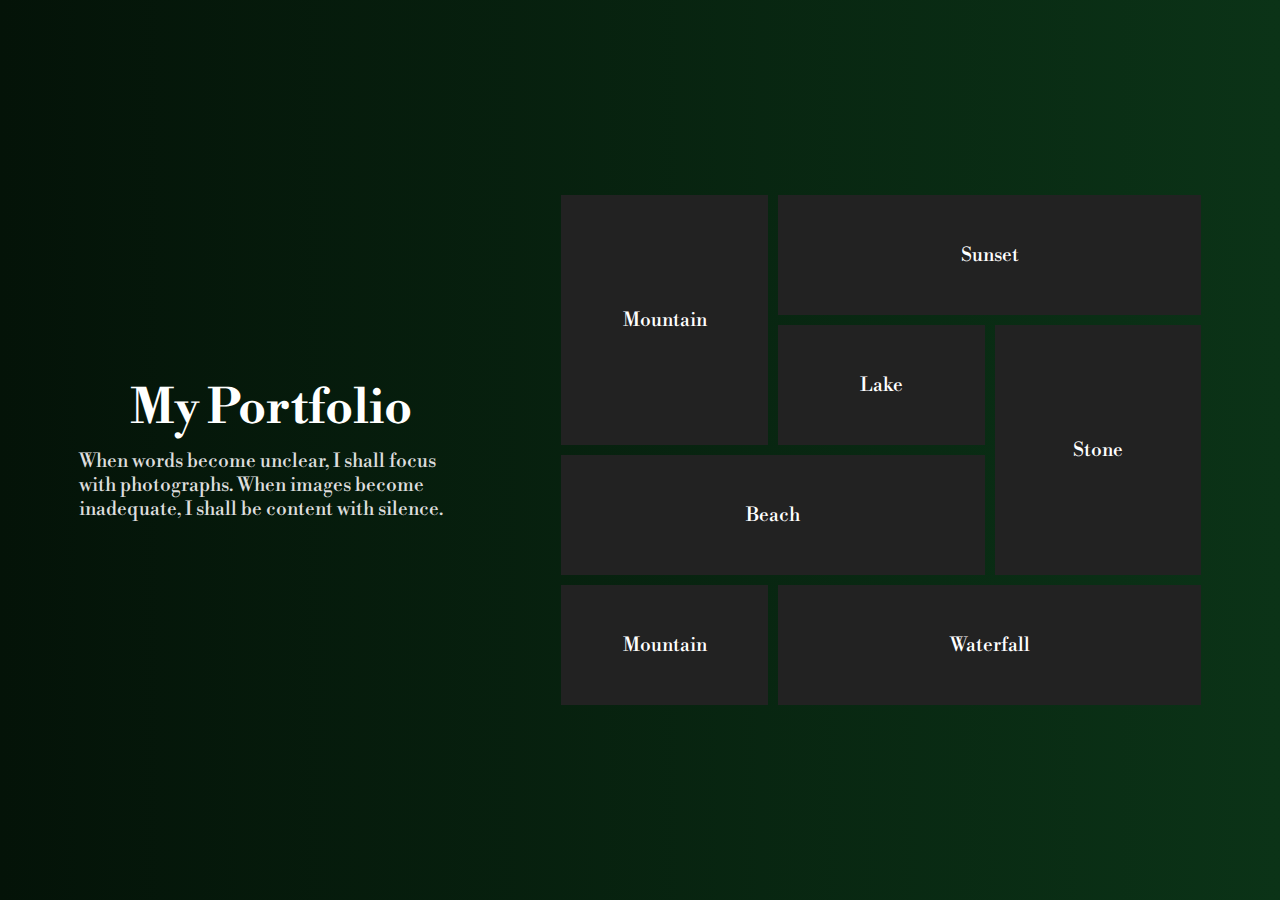
<file: Projects/Grid Portfolio/index.html>
<!DOCTYPE html>
<html lang="en">
<head>
    <meta charset="UTF-8">
    <meta http-equiv="X-UA-Compatible" content="IE=edge">
    <meta name="viewport" content="width=device-width, initial-scale=1.0">
    <title>Document</title>

    <link rel="stylesheet" href="portfolio.css">

</head>
<body>
    <div class="container">
        <div class="left-text">
            <h2 class="heading">My Portfolio</h2>
            <p class="subheading">When words become unclear, I shall focus with photographs. When images become inadequate, I shall be content with silence.</p>
        </div>

        <div class="gallery">
            <div class="box row-2" id="box-1" style="background-image: url(https://images.unsplash.com/photo-1470071459604-3b5ec3a7fe05?ixlib=rb-4.0.3&ixid=MnwxMjA3fDB8MHxwaG90by1wYWdlfHx8fGVufDB8fHx8&auto=format&fit=crop&w=974&q=80);">Mountain</div>
            <div class="box col-2" style="background-image: url(https://images.unsplash.com/photo-1470252649378-9c29740c9fa8?ixlib=rb-4.0.3&ixid=MnwxMjA3fDB8MHxwaG90by1wYWdlfHx8fGVufDB8fHx8&auto=format&fit=crop&w=870&q=80);">Sunset</div>
            <div class="box" style="background-image: url(https://images.unsplash.com/photo-1552083375-1447ce886485?ixlib=rb-4.0.3&ixid=MnwxMjA3fDB8MHxwaG90by1wYWdlfHx8fGVufDB8fHx8&auto=format&fit=crop&w=870&q=80);">Lake</div>
            <div class="box row-2" style="background-image: url(https://images.unsplash.com/photo-1458501534264-7d326fa0ca04?ixlib=rb-4.0.3&ixid=MnwxMjA3fDB8MHxwaG90by1wYWdlfHx8fGVufDB8fHx8&auto=format&fit=crop&w=870&q=80);">Stone</div>
            <div class="box col-2" style="background-image: url(https://images.unsplash.com/photo-1533371452382-d45a9da51ad9?ixlib=rb-4.0.3&ixid=MnwxMjA3fDB8MHxwaG90by1wYWdlfHx8fGVufDB8fHx8&auto=format&fit=crop&w=873&q=80);">Beach</div>
            <div class="box" style="background-image: url(https://images.unsplash.com/photo-1508739773434-c26b3d09e071?ixlib=rb-4.0.3&ixid=MnwxMjA3fDB8MHxwaG90by1wYWdlfHx8fGVufDB8fHx8&auto=format&fit=crop&w=870&q=80);">Mountain</div>
            <div class="box col-2" style="background-image: url(https://images.unsplash.com/photo-1476988552461-c1cb135cd48b?ixlib=rb-4.0.3&ixid=MnwxMjA3fDB8MHxwaG90by1wYWdlfHx8fGVufDB8fHx8&auto=format&fit=crop&w=870&q=80);">Waterfall</div>
        </div>
    </div>
</body>
</html>
</file>
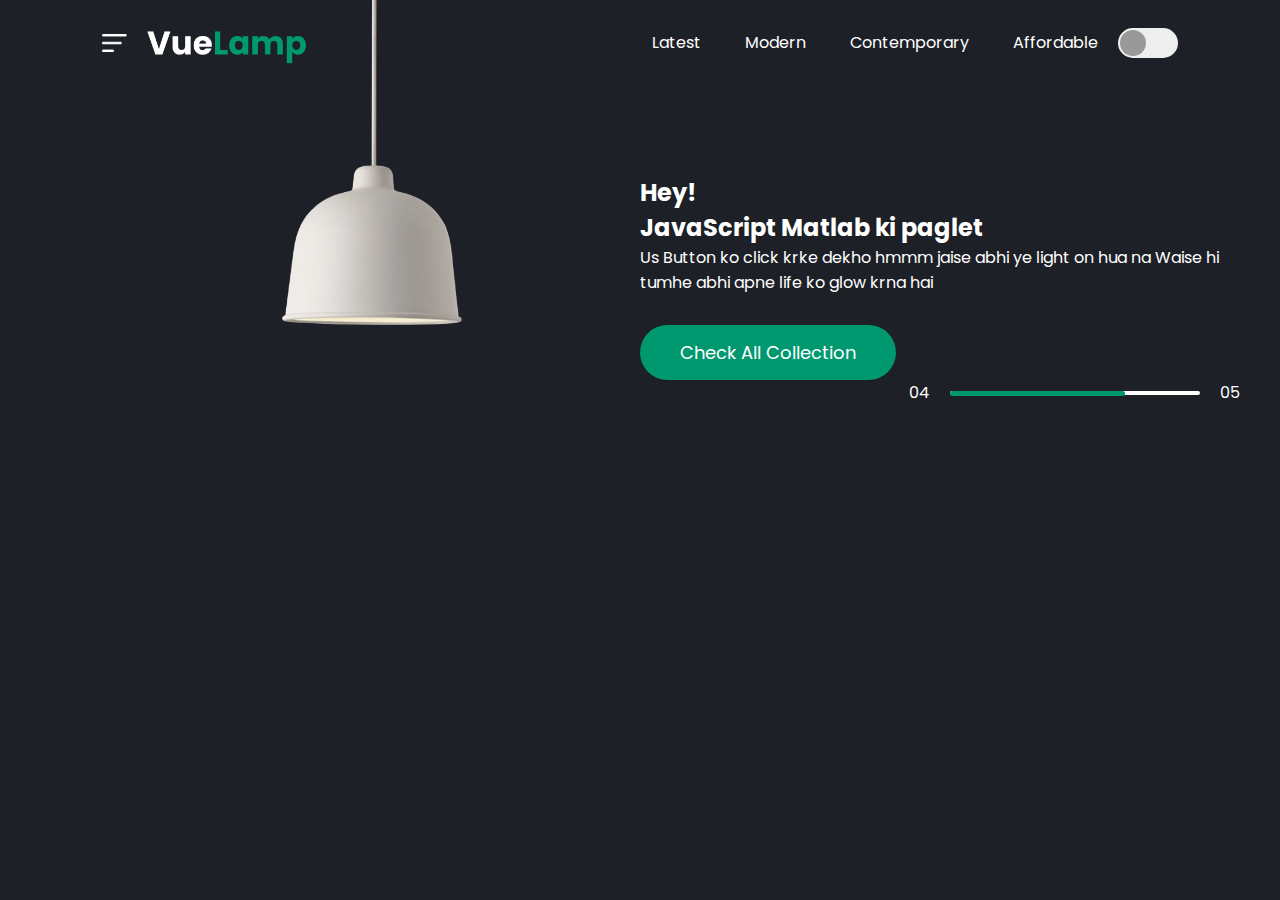
<file: Projects/Light/index.html>
<!DOCTYPE html>
<html lang="en">

<head>
    <meta charset="UTF-8">
    <meta http-equiv="X-UA-Compatible" content="IE=edge">
    <meta name="viewport" content="width=device-width, initial-scale=1.0">
    <title>Light Up your Life</title>
</head>
<link rel="stylesheet" href="light.css">

<body>
    <div class="hero">
        <!-- ___________navbar_____________________ -->
        <nav>
            <img src="images/menu.png" alt="menu" class="menu-img">
            <img src="images/logo.png" alt="menu" class="logo">

            <ul class="ull">
                <li class="lis"><a href="#">Latest</a></li>
                <li class="lis "><a href="#">Modern</a></li>
                <li class="lis "><a href="#">Contemporary</a></li>
                <li class="lis"><a href="#">Affordable</a></li>
            </ul>
            <button type="button" onclick="toggleBtn()" id="btn"><span></span></button>
        </nav>

        <!-- ___________lamp_____________________- -->
        <div class="lamp-container">
            <img src="images/lamp.png" alt="lampimage" class="lamp">
            <img src="images/light.png" alt="lightimage" class="light" id="lightt">
        </div>

        <!-- text contaienr _____________________________-->
        <div class="text-container">
            <h2>
                Hey!<br> JavaScript Matlab ki paglet
            </h2>
            <p>
                Us Button ko click krke dekho hmmm jaise abhi ye light on hua na Waise hi tumhe abhi apne life ko glow krna hai
                <!-- This is the first lamp from our company. we're making a huge collection of modrn Lamps in all categories
                from home use to office use. -->
            </p>
            <a href="#">Check All Collection</a>

            <div class="control">
                <p>04</p>
                <div class="line"><span>

                    </span></div>
                <p>05</p>
            </div>
        </div>
    </div>



    <script>

        var btn = document.getElementById("btn");
        var lightt = document.getElementById("lightt");

        function toggleBtn() {
            btn.classList.toggle("active");
            lightt.classList.toggle("on");

        }
    </script>
</body>

</html>
</file>
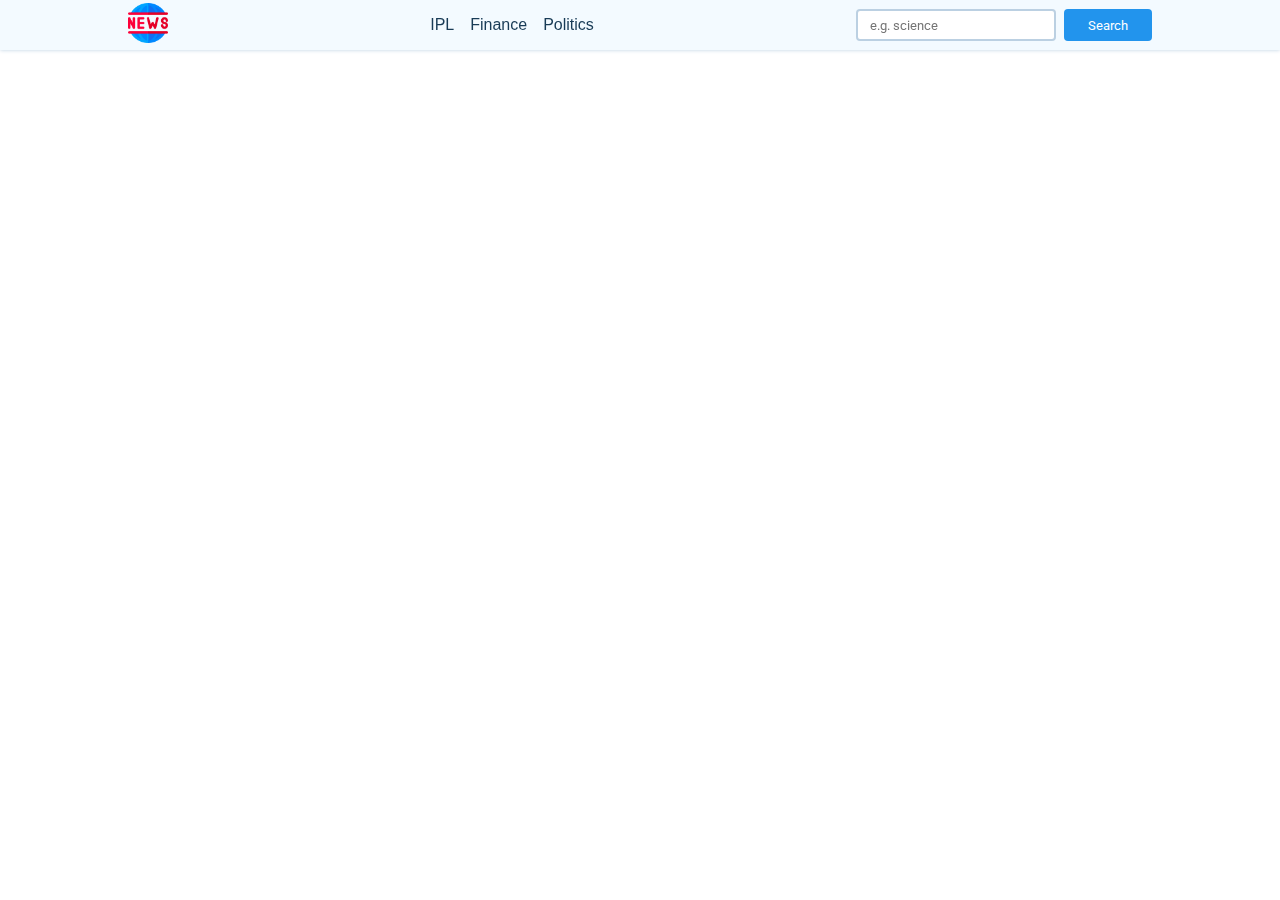
<file: Projects/News/index.html>
<!DOCTYPE html>
<html lang="en">

<head>
    <meta charset="UTF-8">
    <meta http-equiv="X-UA-Compatible" content="IE=edge">
    <meta name="viewport" content="width=device-width, initial-scale=1.0">
    <title>News App</title>
    <link rel="stylesheet" href="style.css">
</head>

<body>
    <nav>
        <div class="main-nav container flex">
            <a href="#" class="company-logo">
                <img src="./imagess/logo.png" alt="logo" onclick="reload()">
            </a>
            <div class="nav-links">
                <ul class="flex">
                    <li class="hover-link nav-item" id="ipl" onclick="onNavItemClick('ipl')">IPL</li>
                    <li class="hover-link nav-item" id="finance" onclick="onNavItemClick('finance')">Finance</li>
                    <li class="hover-link nav-item" id="politics" onclick="onNavItemClick('politics')">Politics</li>
                </ul>
            </div>
            <div class="search-bar flex">
                <input type="text" class="news-input" placeholder="e.g. science" id="search-text">
                <button class="search-button" id="search-button">Search</button>
            </div>
        </div>
    </nav>

    <main>
        <div class="card-container container flex" id="cards-container">
               
        </div>

    </main>

    <template id="template-news-card">
        <div class="card">
            <div class="card-header">
                <img src="https://via.placeholder.com/400x200" alt="news-image" id="news-img">
            </div>
            <div class="card-content">
                <h3 id="news-title">This is the Title</h3>
                <h6 class="news-source" id="news-source">End Gadget 26/08/2023</h6>
                <p class="news-desc" id="news-desc">Lorem ipsum dolor sit amet consectetur adipisicing elit. Voluptatibus laborum nostrum doloribus eligendi fuga tempora rem culpa blanditiis cupiditate accusantium?</p>
            </div>
        </div>
    </template>


    <script src="script.js"></script>
</body>

</html>
</file>
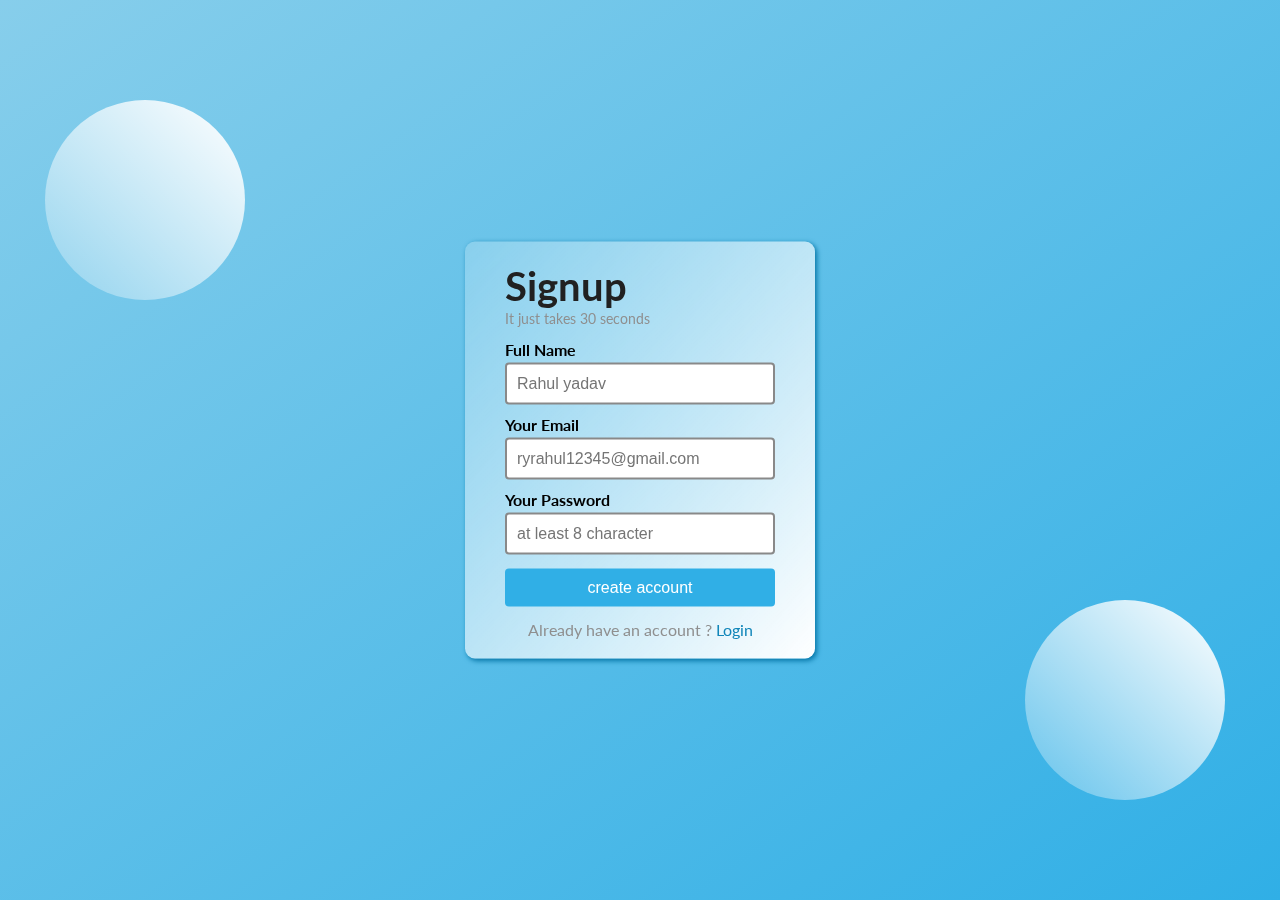
<file: Projects/SignUpPage/index.html>
<!DOCTYPE html>
<html lang="en">

<head>
    <meta charset="UTF-8">
    <meta http-equiv="X-UA-Compatible" content="IE=edge">
    <meta name="viewport" content="width=device-width, initial-scale=1.0">
    <title>Sign Up</title>
    <link rel="stylesheet" href="style.css">
</head>

<body>

    <div class="outer-box">

        <div class="inner-box">

            <header class="signup-header">
                <h1>Signup</h1>
                <p>It just takes 30 seconds</p>
            </header>

            <main class="signup-body">
                <form action="#">
                    <p>
                        <label for="fullname">Full Name</label>
                        <input type="text" id="fullname" placeholder="Rahul yadav" required>
                    </p>

                    <p>
                        <label for="email">Your Email</label>
                        <input type="email" id="email" placeholder="ryrahul12345@gmail.com" required>
                    </p>

                    <p>
                        <label for="password">Your Password</label>
                        <input type="password" id="password" placeholder="at least 8 character" required>
                    </p>

                    <p>
                        <input type="submit" id="submit" value="create account">
                    </p>
                </form>
            </main>

            <footer class="signup-footer">
                <p>Already have an account ? <a href="#">Login</a></p>
            </footer>

        </div>
        <div class="circle c1"></div>
        <div class="circle c2"></div>
    </div>
</body>

</html>
</file>
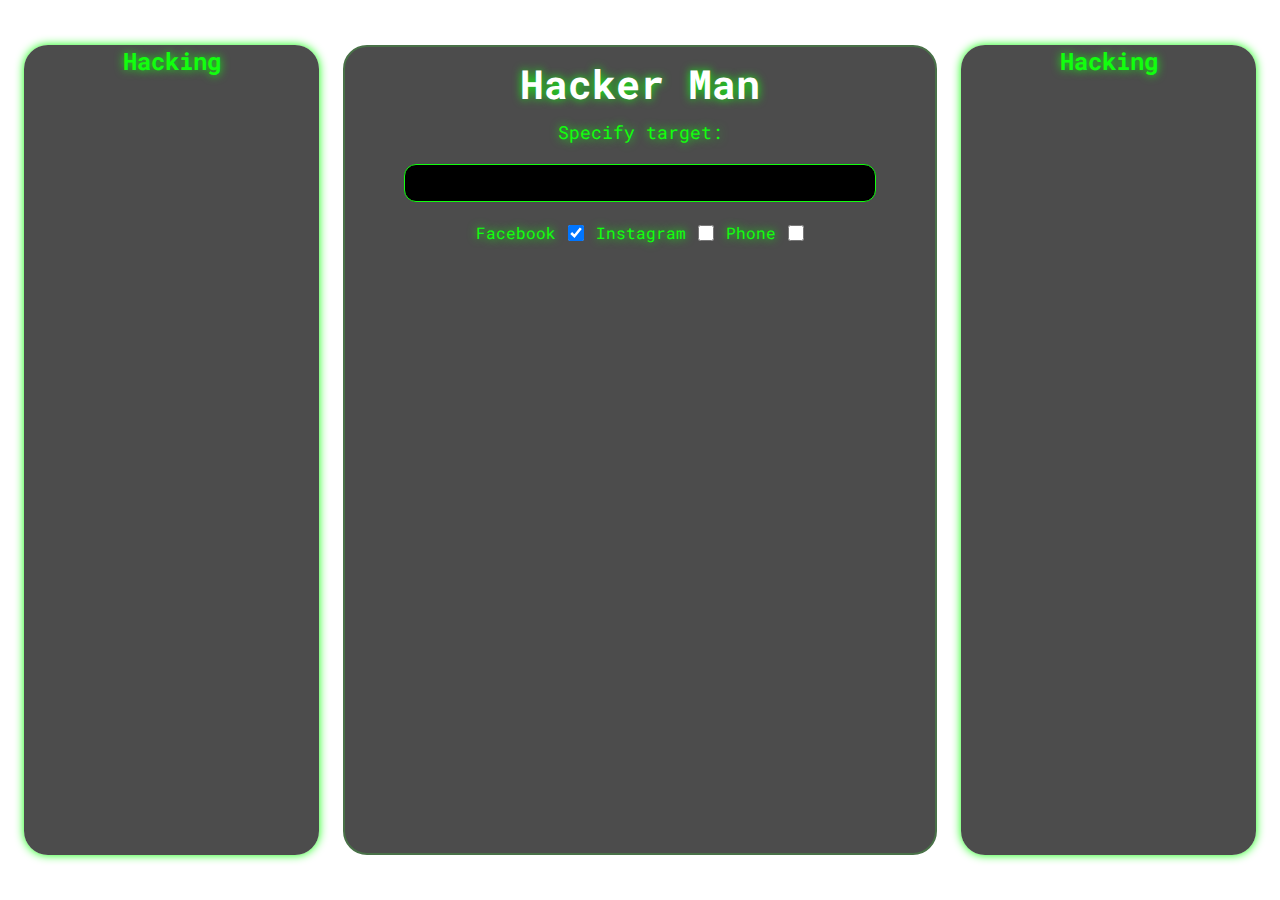
<file: Projects/games/hacker.html>
<!DOCTYPE html>
<html lang="en">

<head>
    <meta charset="UTF-8">
    <meta name="viewport" content="width=device-width, initial-scale=1.0">
    <title>Document</title>
</head>

<style>
    @import url('https://fonts.googleapis.com/css2?family=Roboto+Mono:wght@200;400&display=swap');

    * {
        margin: 0;
        padding: 0;
        box-sizing: border-box;
        font-family: 'Roboto Mono', monospace;
        text-shadow: 0 0 10px #12ff0e;
        color: #12ff0e;

    }

    .header {
        height: 100px;
        background-color: orange;
    }

    .container {
        height: 100vh;
        width: 100vw;
        background: url("https://images.unsplash.com/photo-1526374965328-7f61d4dc18c5?ixlib=rb-4.0.3&ixid=M3wxMjA3fDB8MHxwaG90by1wYWdlfHx8fGVufDB8fHx8fA%3D%3D&auto=format&fit=crop&w=2670&q=80");
        background-size: cover;
        background-repeat: no-repeat;
        color: green;
        display: flex;

        align-items: center;
        position: relative;
        justify-content: space-around;
    }

    .innerContainer {
        display: flex;
        height: 90vh;
        width: 100vw;
        justify-content: space-evenly;
        padding: 0 24px;
        gap: 24px;
    }

    .box {
        height: 100%;
        width: 100px;
        flex: 1;
        border-radius: 24px;
    }

    .left {
        background-color: rgba(0, 0, 0, 0.7);
        flex: 1;
        box-shadow: 0 0 10px #12ff0e;
    }

    .right {
        background-color: rgba(0, 0, 0, 0.7);
        flex: 1;
        box-shadow: 0 0 10px #12ff0e;
    }

    .mid {
        background-color: rgba(0, 0, 0, 0.7);
        border: #497148 2px solid;
        flex: 2;
    }

    .heading {
        color: white;
        text-align: center;
        margin: 10px;
        font-size: 40px;
    }

    .mid input {
        width: 80%;
        height: 10px;
        border-radius: 5px;
        padding: 10px;
    }

    .cont {
        display: flex;
        flex-direction: column;
        align-items: center;
        justify-content: center;
        gap: 20px;
    }

    .cont input {
        background: black;
        color: red;
        text-shadow: none;

        &:focus {
            outline: none;
        }
    }

    #hacked_dis {
        font-size: 18px;
    }

    .check {
        display: flex;
        align-items: center;
        justify-content: center;
        gap: 12px;
    }

    .check input {
        cursor: pointer;
        width: 16px;
        height: 16px;
        background-color: #497148;
    }

    .cont p {
        font-size: 18px;
    }

    #fetch_Name {
        background: black;
        color: red;
        text-shadow: none;
        border: 1px solid #12ff0e;
        padding: 18px 12px;
        border-radius: 12px;

        &:focus {
            outline: none;
        }
    }

    .bit {
        display: flex;
        height: 80%;
        margin: 32px auto;
        max-width: 200px;
        word-wrap: break-word;
        overflow: hidden;
        padding: 4px;
    }

    .box_title {
        text-align: center;
        font-size: 24px;
    }

    /* media query for mobile */
    @media (max-width: 768px) {
        body {
            overflow-x: hidden;
            background-color: black;
        }

        .container {
            flex-direction: column;
            background: none;
        }

        .innerContainer {
            flex-direction: column;
        }

        .box {
            width: 100%;
        }

        .bit {
            max-width: 100%;
            margin: 12px auto;
            margin-bottom: 0;
            padding: 12px;
        }

        .left {
            max-height: 40vh;
        }

        .right {
            margin-top: 24px;
            display: none;
        }

        .mid {
            margin-bottom: 24px;
            height: 100%;
        }

        #hacked_dis {
            font-size: 16px;
            margin-bottom: 8px;
            margin-left: 8px;
        }
    }
</style>

<body>

    <!-- header -->
    <!-- <div class="header"></div> -->

    <div class="container">
        <div class="innerContainer">

            <div class="box left">
                <h4 class="box_title">Hacking</h4>
                <div class="bit" id="bits1"></div>
            </div>

            <!-- ____middle box_____ -->
            <div class="box mid">
                <h2 class="heading">Hacker Man</h2>

                <div class="cont">

                    <p>Specify target:</p>
                    <input id="fetch_Name" type="text">

                    <!-- check box -->
                    <div class="check">
                        <label>Facebook</label>
                        <input type="checkbox" checked="checked">

                        <label>Instagram</label>
                        <input type="checkbox">

                        <label>Phone</label>
                        <input type="checkbox">
                    </div>
                    <br>
                    <p id="hacked_dis">
                    </p>
                </div>

            </div>
            <!-- right box -->
            <div class="box right">
                <h4 class="box_title">Hacking</h4>
                <div class="bit" id="bits2">
                </div>
            </div>
        </div>
    </div>



    <script>
        let name = document.getElementById("fetch_Name");
        let bits = document.getElementsByClassName("bits");


        name.addEventListener("keyup", function (e) {
            if (e.which == 13) {
                //console.log(e.target.value);

                // run infinite text loop in bits div
                let leftCtn = document.getElementById("bits1");
                let rightCtn = document.getElementById("bits2");

                // infinite loop of text 0 and 1

                setInterval(() => {
                    // generate random number string of 0 and 1 of length 100
                    let str = "";

                    for (let i = 0; i < 500; i++) {
                        str += Math.round(Math.random());
                    }

                    // after every one word add space
                    str = str.split("").join(" ");

                    leftCtn.innerHTML = str;

                    // reverse the string
                    let b = str.split("").reverse().join("");
                    rightCtn.innerHTML = b;

                }, 100);



                let a = ["Initializing Hack tool...",
                    "Connecting to Facebook...",
                    "Connecting to server 1...",
                    "Connection failed. Retrying...",
                    "Connecting to server 2...",
                    "Connected Successfully...",
                    "Username Fetching Failed...",
                    "Trying Brute Force...",
                    "200K passwords tried...",
                    "Match not found...",
                    "Another 200K passwords tried...",
                    "Match found...",
                    "Accessing account...",
                    `${e.target.value} Account hacked successfully...`,
                ];



                const sleep = async (seconds) => {
                    return new Promise((resolve, reject) => {
                        setTimeout(() => {
                            resolve(true);
                        }, seconds * 1000);
                    });
                };



                const showHack = async (message) => {
                    await sleep(2);
                    hacked_dis.innerHTML += message + "<br>";
                }

                (async () => {
                    for (let i = 0; i < a.length; i++) {
                        await showHack(a[i]);
                    }
                })();
            }
        });

    </script>
</body>

</html>
</file>
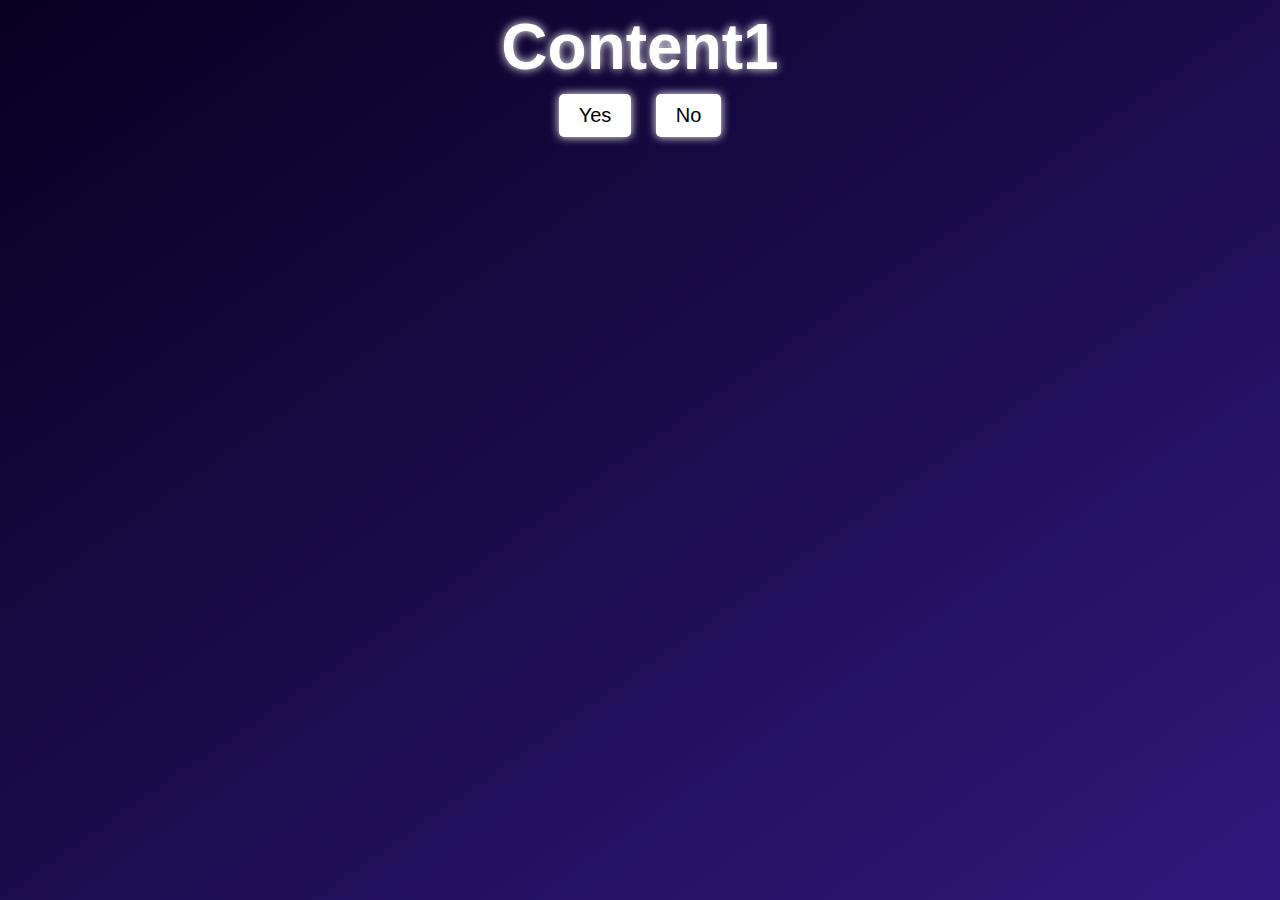
<file: Projects/games/NonClikable.html>
<!DOCTYPE html>
<html lang="en">

<head>
    <meta charset="UTF-8" />
    <meta name="viewport" content="width=device-width, initial-scale=1.0" />
    <title>Document</title>
    <style>
        * {
            margin: 0;
            padding: 0;
            box-sizing: border-box;
            font-family: "Poppins", sans-serif;
        }

        .container {
            width: 100%;
            height: 100vh;
            text-align: center;

            background: linear-gradient(to bottom right, #08001f, #30197d);
        }

        h1 {
            padding-top: 10px;
            font-size: 64px;
            color: #fff;
            text-shadow: 0 0 10px #fff;
        }

        .btn {

            padding: 10px 20px;
            border: none;
            border-radius: 5px;
            font-size: 20px;
            cursor: pointer;
            background: #fff;
            color: #000;
            margin: 10px;
            box-shadow: 0 0 10px #fff;
        }

        .alert {


            font-size: 32px;
            color: #fff;
            text-shadow: 0 0 6px #fff;
            margin: auto;
            position: absolute;
            bottom: 100px;
            left: 50%;
            transform: translateX(-50%);
            display: none;
        }
    </style>
</head>

<body>
    <div class="container">
        <div class="smallcontainer">
            <h1>Content1</h1>
            <button class="btn" id="yes">Yes</button>
            <button class="btn" id="no">No</button>
            <div class="alert" id="message">
                <h2>Content2</h2>
            </div>
        </div>
    </div>

    <script>
        let yes = document.getElementById("yes");
        let no = document.getElementById("no");
        let message = document.getElementById("message");
        let flag = false;

        yes.addEventListener("click", function () {
            message.style.display = "block";
            flag = true;
        });

        no.addEventListener("mouseover", () => {
            no.style.position = "absolute";
            no.style.top = Math.random() * 64 + "vh";
            no.style.left = Math.random() * 64 + "vw";
            if (flag) {
                message.style.display = "none";
            }
        });

        message.addEventListener("click", function () {
            message.style.display = "none";
        });

    </script>
</body>

</html>
</file>
<file: Projects/Grid Portfolio/portfolio.css>
@import url('https://fonts.googleapis.com/css2?family=Baloo+Bhaijaan+2&family=Lato:wght@400;700&family=Libre+Bodoni:wght@400;700&family=Poppins:wght@400;700&family=Roboto:wght@400;700&family=Source+Sans+Pro:wght@300&display=swap');
*{
    margin: 0;
    padding: 0;
    box-sizing: border-box;
    
}

body{
    font-family: 'Libre Bodoni', serif;
    font-size: 1.2rem;
    /* color: aliceblue; */
}

.container{
    display: flex;
    min-height: 100vh;
    /* flex-direction: column; */
    justify-content: space-evenly;
    align-items: center;
    gap: 20px;
    background:linear-gradient(to right,#041308 ,#0b3317) ;
}

.left-text{
    flex-basis: 30%;
}

.gallery{
    flex-basis: 50%;
    display: grid;
    gap: 10px;
    grid-template-columns: repeat(3,1fr);
    /* grid auto rows se har ek rows ko ek fix height mil jati hai */
    grid-auto-rows: 120px;
}

.heading{
    font-size: 3rem;
    color: white;
    text-align: center;
}

.subheading{
    color: #ddd;
    margin-top: 10px;
    text-align:start;
}
.box{
    background-size: cover;
    background-position: top;
    color: white;
    display: flex;
    justify-content: center;
    align-items: center;
    background-color: #222;
    background-blend-mode: hard-light;
    transition: all 1s ease-in-out;
}

.box:hover{
    background-color:#999 ;
    background-position: center;
    box-shadow: 1px 1px 5px #fff;
    cursor: pointer;
}

/* #box-1{
    /* box-1 ek bar me 2 column lega */
    /* grid-column: span 2; */

/* } */ 

.row-2{
    grid-row: span 2;
}

.col-2{
    grid-column: span 2;
    
}

/*  media quary for width <=  1024px */
@media screen and (max-width: 1024px) {
    .container{
        flex-direction: column;
        padding-block: 20px;
    }
     .gallery{
        width: 100%;
        padding: inline 12px;
        grid-auto-rows: 220px;
     }
    .box{
        grid-row: span 1;
        grid-column: span 3 ;
        flex-direction: column;
    }
}
</file>
<file: Projects/Light/light.css>
@import url('https://fonts.googleapis.com/css2?family=Baloo+Bhaijaan+2&family=Lato:wght@400;700&family=Libre+Bodoni:wght@400;700&family=Poppins:wght@400;700&family=Roboto:wght@400;700&family=Source+Sans+Pro:wght@300&display=swap');

*{
    margin: 0;
    padding: 0;
    box-sizing: border-box;
    font-family: 'poppins', sans-serif;
}

.hero{
    /* border: 2px solid red; */
    background: #1d2026;
    /* background:black; */
    min-height: 100vh;
    width: 100%;
    color: #fff;
    position: relative;

}

nav{
    /* border: 2px solid rgb(0, 174, 255); */
    display:flex;
    align-items: center;
    padding: 20px 8%;

}
.menu-img{
    width: 25px;
    margin-right: 20px;
    cursor: pointer;
}

.logo{
    width: 160px;
    cursor: pointer;
}

ul{
    list-style: none;
    text-align: right;
    flex:1;

}

li{
   display: inline-block;
   list-style-type:none;
   margin:0 20px;
}
li a:hover{
    color: #00986f;
}

nav ul li a{
    text-decoration: none;
    color: #fff;
}

button{
    background: #efefef;
    height: 30px;
    width: 60px;
    border-radius: 20px;
    border: 0;
    outline: 0;
    cursor: pointer;
    transition: button 0.5s ;
}
button span{
    display: block;
    background-color: #999;
    height: 26px;
    width: 26px;
    border-radius: 50%;
    margin-left: 2px;
    transition: button 0.5s ,margin-left 0.5s;
}

.lamp-container{
    /* border: 2px solid green; */
    position: absolute;
    top:-20px;
    left:22%;
    width: 200px;

}
.lamp{
    width:180px;
}
.light{
    position: absolute;
    top: 97%;
    left:41%;
    transform: translatex(-50%);
    width: 700px;
    opacity: -1;
    transition: opacity 0.5s;
}

.text-container{
    /* border: 2px solid rgb(255, 255, 0); */
    max-width: 600px;
    margin-top: 7%;
    margin-left: 50%;
    
}

.text-container h1{
    /* border: 2px solid rgb(78, 131, 55); */
    font-size: 80px;
    font-weight: 400;

}

.text-container a{
    /* border: 2px solid rgb(255, 255, 0); */
    text-decoration: none;
    background: #00986f;
    padding: 14px 40px;
    display: inline-block;
    color: #fff;
    font-size: 18px;
    margin-top:30px;
    border-radius: 30px;



}
.text-container a:hover{
    background: #fff;
    color: #00986f;
    
}   

.control{
    /* border: 2px solid blueviolet; */
    display: flex;
    align-items: center;
    justify-content: flex-end;
}

.line{
    /* border: 2px solid yellow; */
    width: 250px;
     height: 4px;
    background: #fff;
    margin: 0 20px; 
    border-radius: 2px;
}

.control .line span{
    /* border:2px solid red; */
    width:70%;
    height: 5px;
    margin-top: 0px;
    border-radius: 4px;
    background:#00986f;
    display: block;
}

.active{
    background: #00986f;

}

.active span{
    background: #fff;
    margin-left: 31px;
}
.on{
    opacity: 1;
}
</file>
<file: Projects/News/style.css>
@import url('https://fonts.googleapis.com/css2?family=Poppins:ital,wght@0,100;0,200;0,300;0,400;0,500;0,600;0,700;0,800;0,900;1,100;1,200;1,300;1,400;1,500;1,600;1,700;1,800;1,900&family=Roboto:ital,wght@0,300;0,400;0,500;1,300;1,400&display=swap');

*{
    margin: 0;
    padding: 0;

    box-sizing: border-box;
}
:root{
    --primary-text-color:#183b56;
    --secondary-text-color:#577592;
    --accent-color:#2294ed;
    --accent-color-dark:#1d69a3;
    /* --padding-inline-section:20px; */
}

body{
    font-family:" popins",sans-serif ;
    color:var(--primary-text-color);
}

p{
    font-family: "Roboto",sans-serif;
    color:var(--secondary-text-color);
    line-height: 1.4rem;
}

a{
    text-decoration: none;

}
ul{
    list-style: none;
}

.flex{
    display: flex;
    align-items: center;
}

.container{
    max-width:80%;
    margin-inline:auto;
    overflow: hidden;
}

nav{
    background-color: #f3faff;
    box-shadow: 0 0 4px #bbd0e2;
    position: fixed;
    top: 0;
    z-index: 99;
    left: 0;
    right: 0;
}

.main-nav{
    justify-content: space-between;
    padding-block:3px;
}

.company-logo img{
   width:40px;
}

.nav-links ul{
    gap:16px;
}

.hover-link{
    cursor: pointer;
}
.hover-link:hover{
    color:var(--secondary-text-color);
}

.hover-link:active{
    color:#ff2020;
}

.nav-item.active{
    color:var(--accent-color);
}
.search-bar{
    height:32px;
    gap:8px;
}

.news-input{
    width: 200px;
    height: 100%;
    padding-inline: 12px;
    border-radius: 4px;
    border:2px solid #bbd0e2;
    font-family: "Roboto",sans-serif;

}

.search-button{
    background-color: var(--accent-color);
    color:white;
    height: 100%;
    padding: 8px 24px;
    border:none;
    border-radius: 4px;
    cursor: pointer;
    font-family: "Roboto",sans-serif;

}

.search-button:hover{
    background-color: var(--accent-color-dark);
}

main{
    padding-block: 20px;
    margin-top: 80px;
}

.card-container{
    justify-content: space-between;
    flex-wrap: wrap;
    row-gap:20px;
    align-items: start;
}

.card{
    width:360px;
    min-height: 400px;
    box-shadow: 0 0 4px #d4ecff;
    border-radius: 4px;
    cursor: pointer;
    background-color: #fff;
    overflow: hidden;
    transition: all 0.3s ease;
}
.card:hover{
   transform: translateY(-2px);
   box-shadow: 2px 2px 8px #d4ecff;
   background-color: #f9fdff;
}
.card-header img{
    width: 100%;
    height: 180px;
    object-fit: cover;
}

.card-content{
    padding: 12px;
}

.news-source{
    margin-block:12px;
}
</file>
<file: Projects/SignUpPage/style.css>
@import url("https://fonts.googleapis.com/css2?family=Baloo+Bhaijaan+2&family=Lato:wght@400;700&family=Source+Sans+Pro:wght@300&display=swap");

* {
    margin: 0;
    padding: 0;

    box-sizing: border-box;
}

body {
    font-family: "Lato", sans-serif;
}

.outer-box {
    /* border: 2px solid red; */
    width: 100vw;
    height: 100vh;
    /* display: flex; */
    /* background-color: skyblue; */
    background: linear-gradient(to top left, rgb(48, 175, 230), skyblue);
}

.inner-box {
    /* border: 2px solid rgb(51, 0, 254); */
    width: 350px;
    /* height: 350px; */
    margin: 0px auto;
    position: relative;
    top: 50%;
    transform: translateY(-50%);

    padding: 20px 40px;
    /* background-color: #ffffff09; */
    background: linear-gradient(to top left, #ffffff, #ffffff33);
    backdrop-filter: blur(7px);
    border-radius: 10px;
    box-shadow: 2px 2px 5px rgb(6, 118, 167);
    /* box shadow 2px right 2px bottom 5px ka blur and color */
    z-index: 2;
}
.signup-header h1 {
    font-size: 2.5rem;
    color: #212121;
}
.signup-header p {
    font-size: 0.9rem;
    color: #8f8f8f;
    border: 2px soild yellowgreen;
}

.signup-body {
    /* border: 2px solid rgb(4, 255, 0); */
    margin: 13px 0px;
}

.signup-body p {
    margin: 10px 0px;
}

.signup-body p label {
    display: block;
    font-weight: bold;
}

.signup-body p input {
    width: 100%;
    padding: 10px;
    border: 2px solid rgb(137, 137, 137);
    border-radius: 4px;
    font-size: 1rem;
    margin-top: 4px;
}

.signup-body p input[type="submit"] {
    background-color: rgb(48, 175, 230);
    border: none;
    color: white;
    cursor: pointer;
}
.signup-body p input[type="submit"]:hover {
    background-color: rgb(17, 134, 185);
}

.signup-footer p {
    display: block;
    color: #8f8f8f;
    text-align: center;
}
.signup-footer p a {
    text-decoration: none;
    color: rgb(17, 134, 185);
}

.circle {
    height: 200px;
    width: 200px;
    border-radius: 100px;
    background: linear-gradient(to top right, #ffffff33, #ffffff);
    position: absolute;
}

.c1 {
    top: 100px;
    left: 45px;
}
.c2 {
    bottom: 100px;
    right: 55px;
}
</file>
